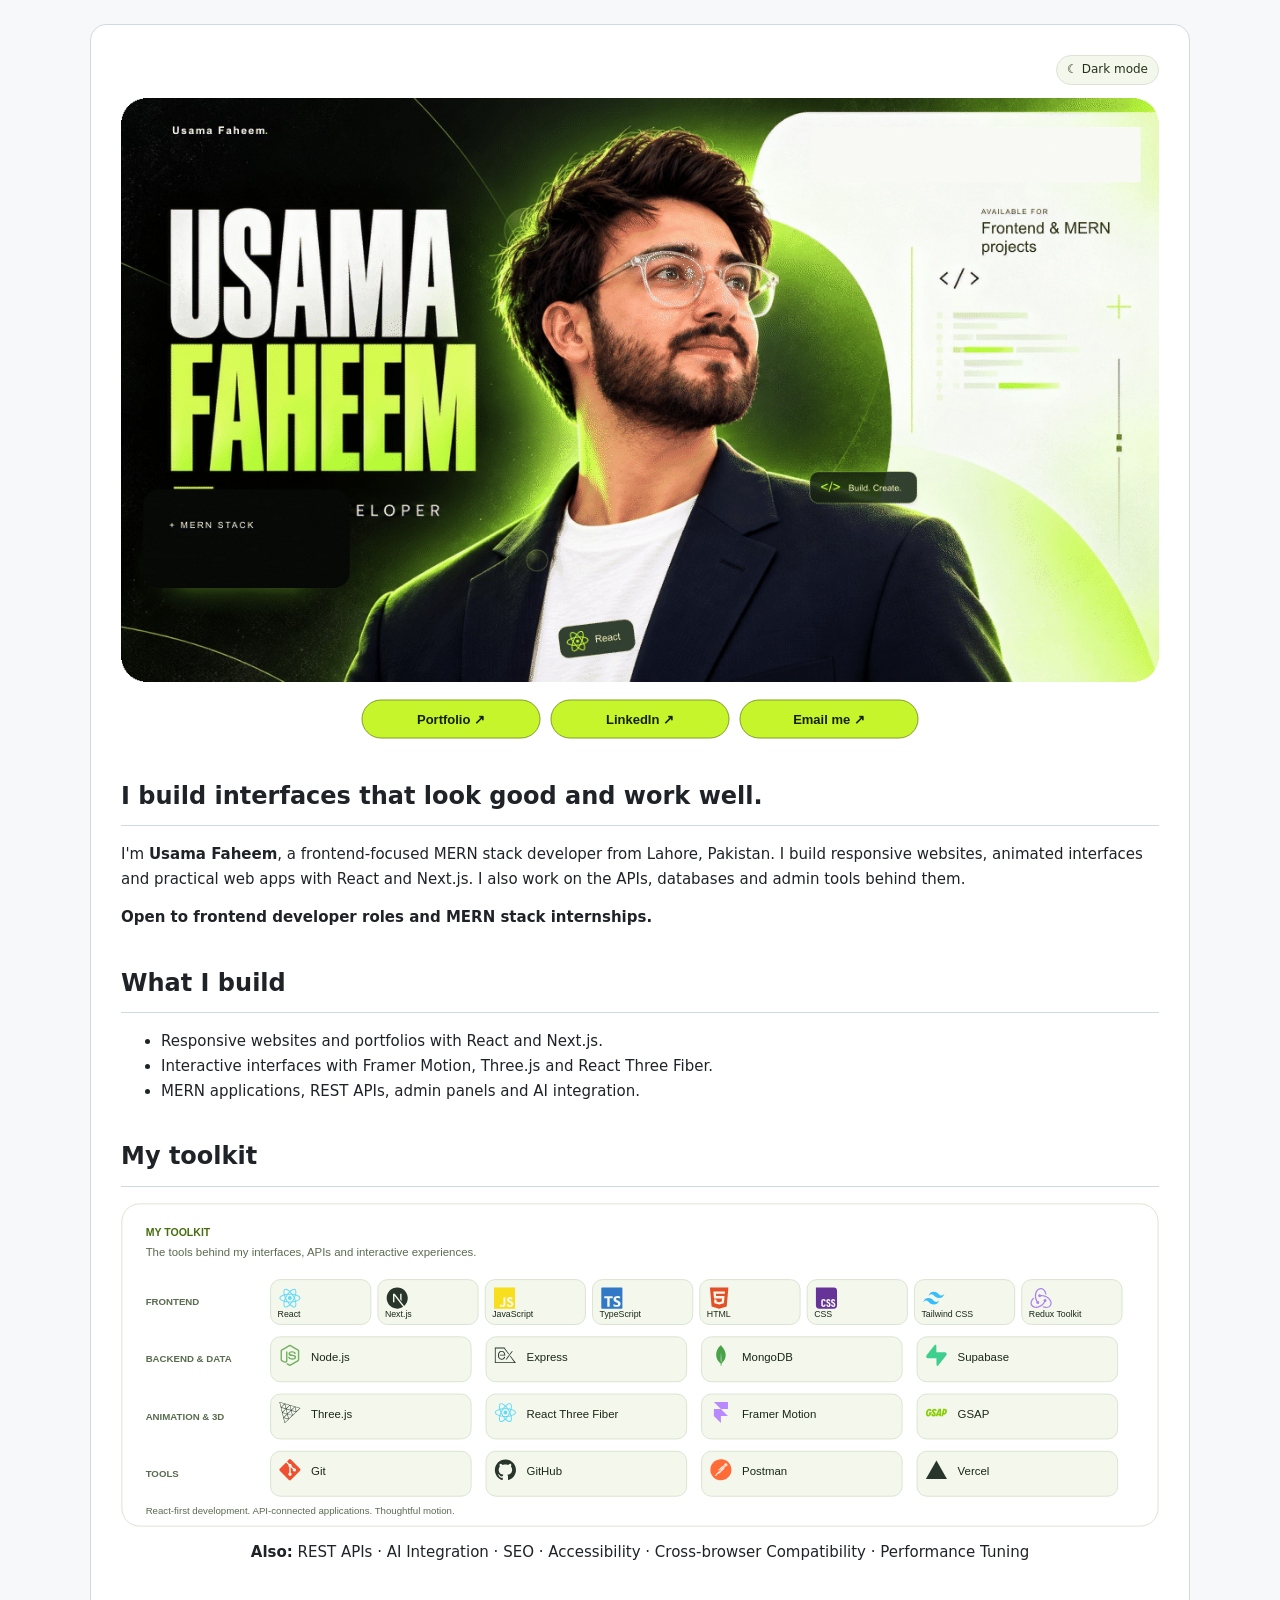
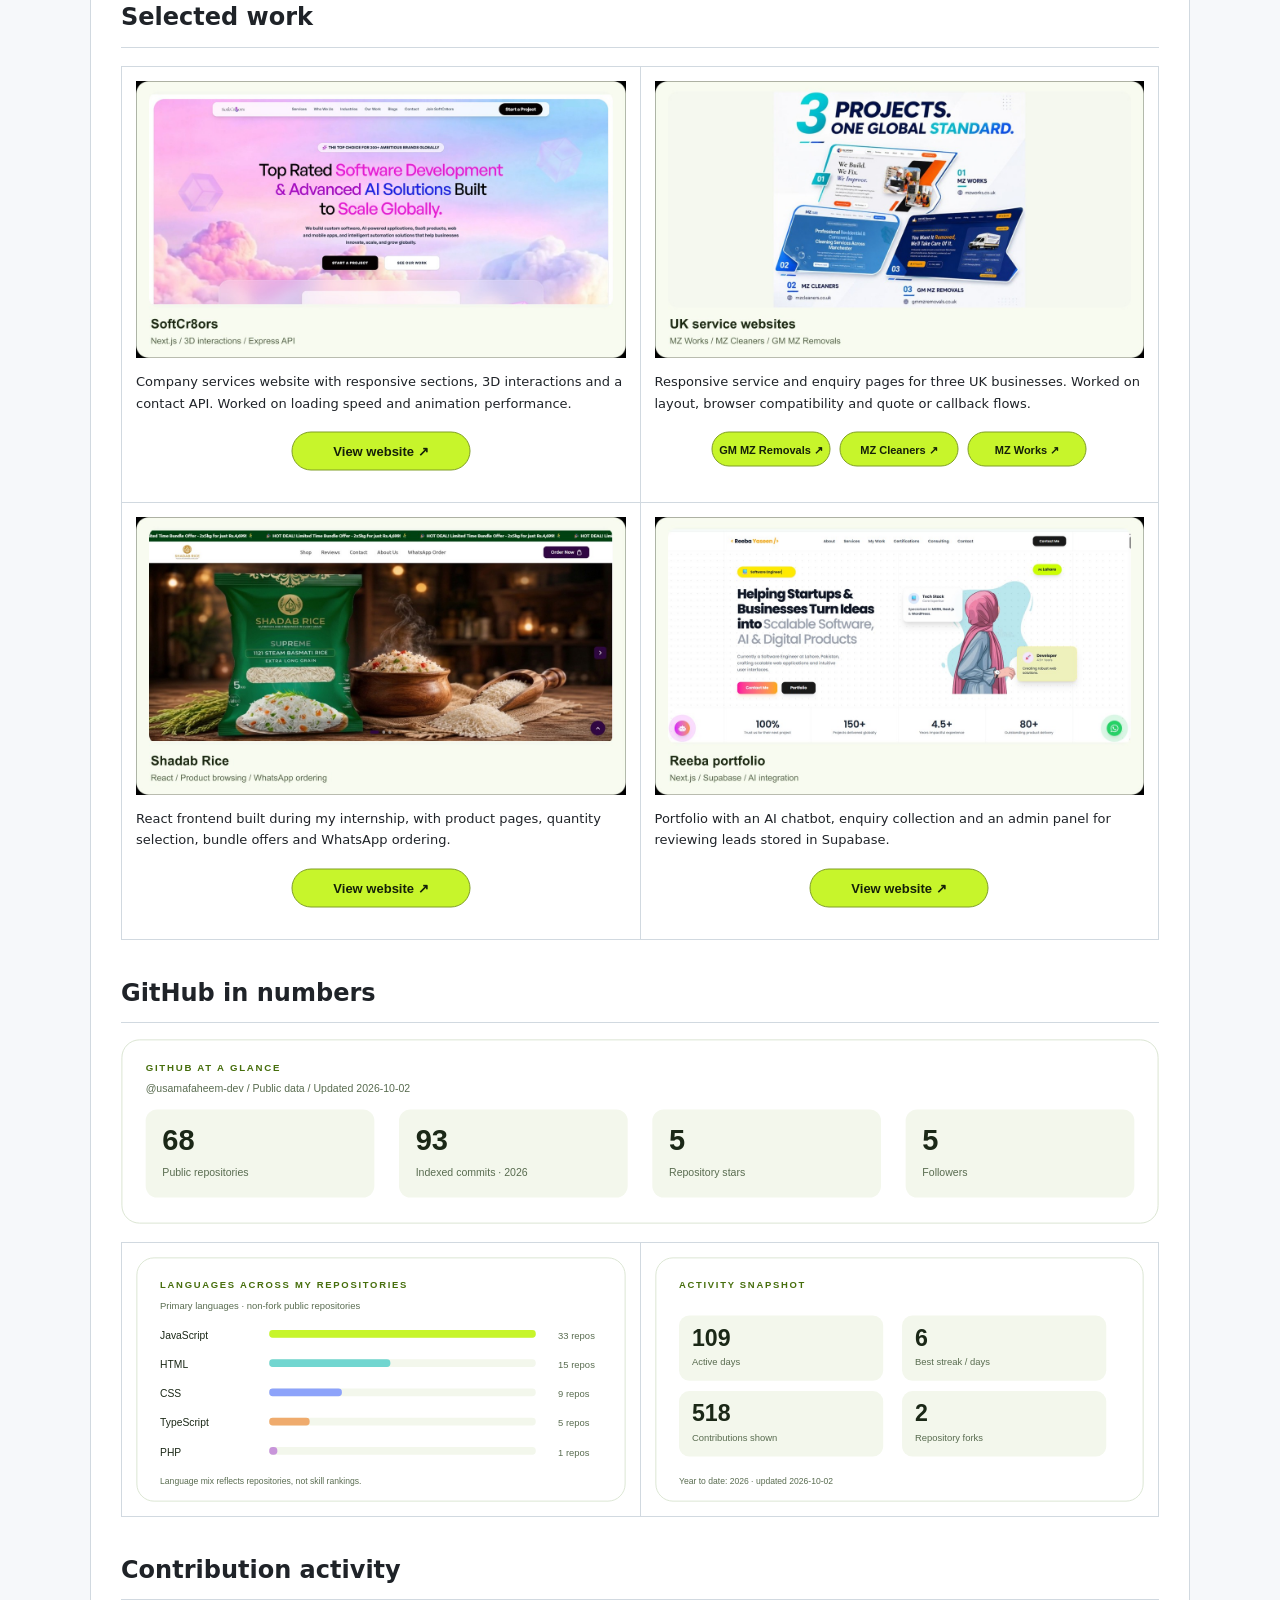
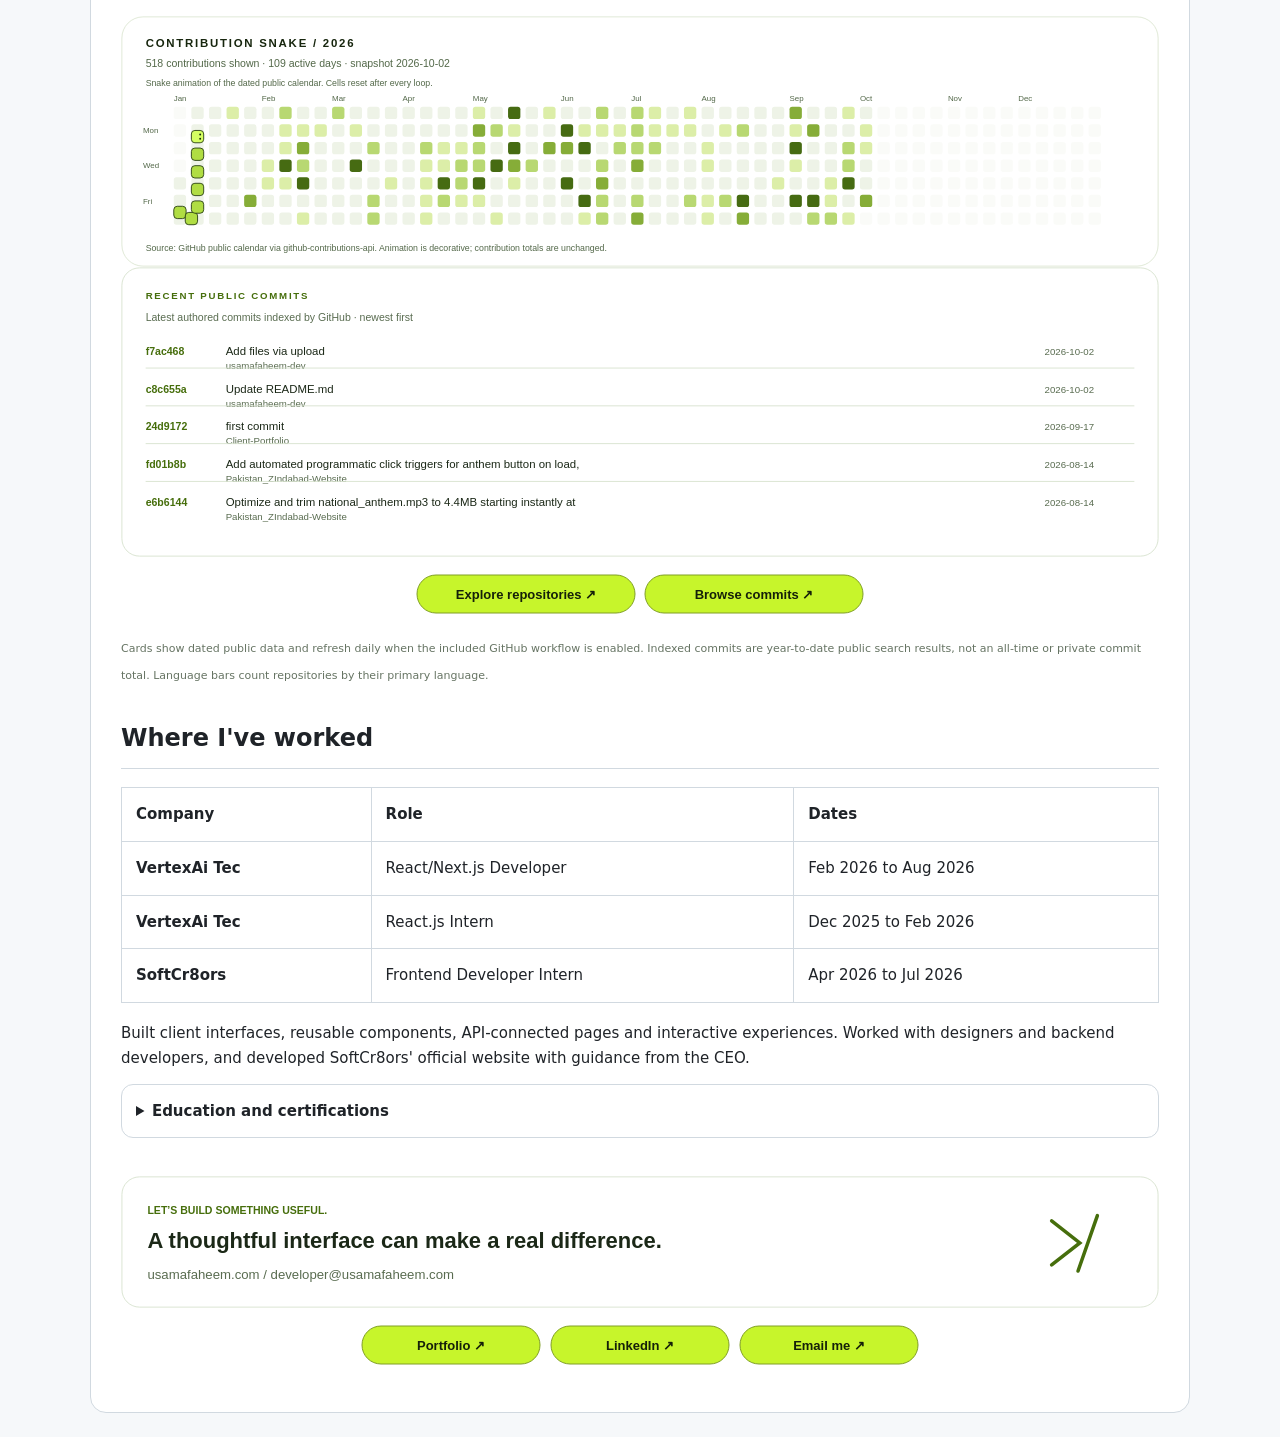
<file: PREVIEW.html>
<!doctype html><html lang="en"><head><meta charset="UTF-8"><meta name="viewport" content="width=device-width,initial-scale=1"><title>Usama Faheem | Complete GitHub Profile Preview</title><style>*{box-sizing:border-box}body{margin:0;background:#f6f8fa;color:#1f2328;font:15px/1.65 system-ui,Arial,sans-serif}main{max-width:1100px;margin:24px auto;padding:30px;border:1px solid #d1d9e0;border-radius:16px;background:#fff}img{max-width:100%;height:auto;vertical-align:middle}picture{display:block}h2{font-size:24px;margin:34px 0 16px;padding-bottom:9px;border-bottom:1px solid #d1d9e0}a{color:#466b12}p{margin:13px 0}table{width:100%;border-collapse:collapse;margin:18px 0}td,th{border:1px solid #d1d9e0;padding:14px;vertical-align:top}td p{font-size:13px}td a{font-size:12px}table:first-of-type{width:auto;margin:14px auto 24px}table:first-of-type td{padding:3px;border:0}table:first-of-type img{width:180px;height:40px}details{padding:14px;border:1px solid #d1d9e0;border-radius:12px}sub{font-size:11px;color:#667463}.preview-tools{max-width:1100px;margin:20px auto;display:flex;justify-content:space-between;gap:12px;padding:0 6px;font-size:13px}.preview-tools a{color:#476b10}body.dark{background:#080d08;color:#e9f1df}.dark main{background:#0d1117;border-color:#28322c}.dark td,.dark th,.dark h2,.dark details{border-color:#2a382e}.dark a{color:#c7f52b}button{background:#c7f52b;border:0;border-radius:20px;padding:8px 14px;color:#111;cursor:pointer}@media(max-width:700px){main{margin:0;padding:15px;border-radius:0}body{font-size:13px}h2{font-size:20px}td,th{padding:7px}td p,td a{font-size:11px}.preview-tools{padding:10px 15px;margin:0}.preview-tools a{max-width:55%}}.hero-embed{display:block;width:100%;aspect-ratio:16/9;height:auto;border:0;border-radius:26px;background:#080d08}html{scroll-behavior:smooth}p[align="center"] img{margin:4px 2px}table:first-of-type{width:100%;margin:18px 0}table:first-of-type td{padding:14px;border:1px solid #d1d9e0}table:first-of-type img[src$=".jpg"]{width:100%;height:auto}table:first-of-type img[src$=".svg"]{width:auto;height:auto}@media(max-width:700px){table:first-of-type tr,table:first-of-type td{display:block;width:100%}table:first-of-type td{padding:12px}.hero-embed{border-radius:16px}}.profile-tools{display:flex;justify-content:flex-end;margin:0 0 12px}#theme{font:500 12px/1.3 system-ui,Arial,sans-serif;border:1px solid #dce3d6;background:#f4f7ec;color:#26331b;border-radius:20px;padding:6px 10px}#theme:hover{background:#e5efcf}#theme:focus-visible{outline:2px solid #466b12;outline-offset:3px}.dark #theme{background:#1d2b14;border-color:#46593b;color:#e5ecc8}</style></head><body><main><div class="profile-tools"><button id="theme" type="button" aria-pressed="false">☾ Dark mode</button></div><p><a name="home"></a></p>
<picture>
  <source media="(prefers-reduced-motion: reduce)" srcset="./assets/hero-static.png">
  <img src="./assets/hero-animated.gif" width="1180" alt="Usama Faheem, frontend-focused MERN stack developer. Rounded lime editorial hero with floating React and code badges.">
</picture>

<p align="center">
  <a href="https://usamafaheem.com/"><img src="./assets/portfolio.svg" width="180" height="40" alt="Visit my portfolio"></a>
  <a href="https://www.linkedin.com/in/usama-faheem/"><img src="./assets/linkedin.svg" width="180" height="40" alt="Connect on LinkedIn"></a>
  <a href="mailto:developer@usamafaheem.com"><img src="./assets/email.svg" width="180" height="40" alt="Email Usama"></a>
</p>

<p><a name="about"></a></p>
<h2>I build interfaces that look good and work well.</h2>
<p>I&#39;m <strong>Usama Faheem</strong>, a frontend-focused MERN stack developer from Lahore, Pakistan. I build responsive websites, animated interfaces and practical web apps with React and Next.js. I also work on the APIs, databases and admin tools behind them.</p>
<p><strong>Open to frontend developer roles and MERN stack internships.</strong></p>
<p><a name="services"></a></p>
<h2>What I build</h2>
<ul>
<li>Responsive websites and portfolios with React and Next.js.</li>
<li>Interactive interfaces with Framer Motion, Three.js and React Three Fiber.</li>
<li>MERN applications, REST APIs, admin panels and AI integration.</li>
</ul>
<h2>My toolkit</h2>
<picture>
  <source media="(prefers-color-scheme: dark)" srcset="./assets/stack-dark.svg">
  <source media="(prefers-color-scheme: light)" srcset="./assets/stack-light.svg">
  <img src="./assets/stack-dark.svg" width="1180" alt="Technology icons: React, Next.js, JavaScript, TypeScript, HTML, CSS, Tailwind, Redux, Node.js, Express, MongoDB, Supabase, Three.js, React Three Fiber, Framer Motion, GSAP, Git, GitHub, Postman and Vercel.">
</picture>

<p align="center"><strong>Also:</strong> REST APIs · AI Integration · SEO · Accessibility · Cross-browser Compatibility · Performance Tuning</p>

<p><a name="selected-work"></a></p>
<h2>Selected work</h2>
<table>
<tr>
<td width="50%">
<a href="https://softcr8ors.com/">
<img src="./assets/project-softcr8ors.jpg" width="570" alt="SoftCr8ors official company website, showing the actual pastel hero and service website design.">
</a>
<p>Company services website with responsive sections, 3D interactions and a contact API. Worked on loading speed and animation performance.</p>
<p align="center"><a href="https://softcr8ors.com/"><img src="./assets/view-website.svg" width="180" height="40" alt="View SoftCr8ors website"></a></p>
</td>
<td width="50%">
<img src="./assets/project-uk.jpg" width="570" alt="Three actual UK website designs: MZ Works, MZ Cleaners and GM MZ Removals.">
<p>Responsive service and enquiry pages for three UK businesses. Worked on layout, browser compatibility and quote or callback flows.</p>
<p align="center"><a href="https://gmmzremovals.co.uk/"><img src="./assets/view-removals.svg" width="120" height="36" alt="GM MZ Removals"></a> <a href="https://mzcleaners.co.uk/"><img src="./assets/view-cleaners.svg" width="120" height="36" alt="MZ Cleaners"></a> <a href="https://mzworks.co.uk/"><img src="./assets/view-works.svg" width="120" height="36" alt="MZ Works"></a></p>
</td>
</tr>
<tr>
<td width="50%">
<a href="https://shadabrice.pk/">
<img src="./assets/project-rice.jpg" width="570" alt="Shadab Rice's actual product hero, shop navigation and WhatsApp ordering website.">
</a>
<p>React frontend built during my internship, with product pages, quantity selection, bundle offers and WhatsApp ordering.</p>
<p align="center"><a href="https://shadabrice.pk/"><img src="./assets/view-website.svg" width="180" height="40" alt="View Shadab Rice website"></a></p>
</td>
<td width="50%">
<a href="https://reeba.softcr8ors.com/">
<img src="./assets/project-reeba.jpg" width="570" alt="Reeba Yaseen's actual portfolio website with its software services hero and contact interface.">
</a>
<p>Portfolio with an AI chatbot, enquiry collection and an admin panel for reviewing leads stored in Supabase.</p>
<p align="center"><a href="https://reeba.softcr8ors.com/"><img src="./assets/view-website.svg" width="180" height="40" alt="View Reeba portfolio"></a></p>
</td>
</tr>
</table>

<h2>GitHub in numbers</h2>
<picture>
  <source media="(prefers-color-scheme: dark)" srcset="./assets/stats-dark.svg">
  <source media="(prefers-color-scheme: light)" srcset="./assets/stats-light.svg">
  <img src="./assets/stats-dark.svg" width="1180" alt="Real public GitHub repository, indexed commit, star and follower counts. Each card includes its update date.">
</picture>

<table>
<tr>
<td width="50%"><picture><source media="(prefers-color-scheme: dark)" srcset="./assets/languages-dark.svg"><source media="(prefers-color-scheme: light)" srcset="./assets/languages-light.svg"><img src="./assets/languages-dark.svg" width="570" alt="Primary languages across non-fork public repositories, shown as repository counts."></picture></td>
<td width="50%"><picture><source media="(prefers-color-scheme: dark)" srcset="./assets/activity-dark.svg"><source media="(prefers-color-scheme: light)" srcset="./assets/activity-light.svg"><img src="./assets/activity-dark.svg" width="570" alt="Activity snapshot with active days, best streak, contributions shown and repository forks."></picture></td>
</tr>
</table>

<h2>Contribution activity</h2>
<a href="https://github.com/usamafaheem-dev">
<picture>
  <source media="(prefers-reduced-motion: reduce) and (prefers-color-scheme: dark)" srcset="./assets/contributions-dark.svg">
  <source media="(prefers-reduced-motion: reduce)" srcset="./assets/contributions-light.svg">
  <source media="(prefers-color-scheme: dark)" srcset="./assets/snake-dark.svg">
  <source media="(prefers-color-scheme: light)" srcset="./assets/snake-light.svg">
  <img src="./assets/snake-light.svg" width="1180" alt="A lime snake travels across Usama's dated contribution grid, eats its cells and repeats. Based on the labelled public data snapshot, not a live game.">
</picture>
</a>

<picture>
  <source media="(prefers-color-scheme: dark)" srcset="./assets/commits-dark.svg">
  <source media="(prefers-color-scheme: light)" srcset="./assets/commits-light.svg">
  <img src="./assets/commits-dark.svg" width="1180" alt="Five recent public authored commits with actual messages, short hashes, repositories and dates.">
</picture>

<p align="center"><a href="https://github.com/usamafaheem-dev?tab=repositories"><img src="./assets/explore-repos.svg" width="220" height="40" alt="Explore my repositories"></a> <a href="https://github.com/search?q=author%3Ausamafaheem-dev&amp;type=commits"><img src="./assets/explore-commits.svg" width="220" height="40" alt="Browse my public commits"></a></p>

<p><sub>Cards show dated public data and refresh daily when the included GitHub workflow is enabled. Indexed commits are year-to-date public search results, not an all-time or private commit total. Language bars count repositories by their primary language.</sub></p>
<h2>Where I&#39;ve worked</h2>
<table>
<thead>
<tr>
<th align="left">Company</th>
<th align="left">Role</th>
<th align="left">Dates</th>
</tr>
</thead>
<tbody><tr>
<td align="left"><strong>VertexAi Tec</strong></td>
<td align="left">React/Next.js Developer</td>
<td align="left">Feb 2026 to Aug 2026</td>
</tr>
<tr>
<td align="left"><strong>VertexAi Tec</strong></td>
<td align="left">React.js Intern</td>
<td align="left">Dec 2025 to Feb 2026</td>
</tr>
<tr>
<td align="left"><strong>SoftCr8ors</strong></td>
<td align="left">Frontend Developer Intern</td>
<td align="left">Apr 2026 to Jul 2026</td>
</tr>
</tbody></table>
<p>Built client interfaces, reusable components, API-connected pages and interactive experiences. Worked with designers and backend developers, and developed SoftCr8ors&#39; official website with guidance from the CEO.</p>
<details>
<summary><strong>Education and certifications</strong></summary>

<ul>
<li><strong>BS Computer Science, lateral entry:</strong> Virtual University of Pakistan, March 2026 to March 2028, expected.</li>
<li><strong>ADP Computer Science:</strong> Virtual University of Pakistan, March 2023 to March 2025.</li>
<li><strong>MERN Stack Development:</strong> NeXSkill Institute, October 2024 to May 2025.</li>
<li><strong>Introduction to Modern AI:</strong> Cisco Networking Academy program through GSP Academy, January 11, 2026.</li>
<li><strong>Full Stack Development with MERN</strong> and <strong>Freelancing:</strong> DigiSkills Training Program, December 2025 to March 2026.</li>
<li><strong>Build with AI 2025 workshops:</strong> DevFest AmplifAI, GDG Cloud Lahore.</li>
</ul>
</details>

<br>

<p><a name="contact"></a></p>
<picture>
  <source media="(prefers-color-scheme: dark)" srcset="./assets/connect-dark.svg">
  <source media="(prefers-color-scheme: light)" srcset="./assets/connect-light.svg">
  <img src="./assets/connect-dark.svg" width="1180" alt="Let's build something useful. Portfolio: usamafaheem.com. Email: developer@usamafaheem.com.">
</picture>

<p align="center">
  <a href="https://usamafaheem.com/"><img src="./assets/portfolio.svg" width="180" height="40" alt="Portfolio"></a>
  <a href="https://www.linkedin.com/in/usama-faheem/"><img src="./assets/linkedin.svg" width="180" height="40" alt="LinkedIn"></a>
  <a href="mailto:developer@usamafaheem.com"><img src="./assets/email.svg" width="180" height="40" alt="Email me"></a>
</p>
</main><script>const button=document.getElementById('theme');const sources=[...document.querySelectorAll('picture source')].filter(s=>s.media.includes('color-scheme'));sources.forEach(s=>{s.dataset.theme=s.media.includes('dark')?'dark':'light';s.dataset.reduced=String(s.media.includes('prefers-reduced-motion'))});function updateSources(dark){sources.forEach(s=>{s.media=s.dataset.theme===(dark?'dark':'light')?(s.dataset.reduced==='true'?'(prefers-reduced-motion: reduce)':'all'):'not all'})}updateSources(false);button.onclick=()=>{const dark=document.body.classList.toggle('dark');button.textContent=dark?'☀ Light mode':'☾ Dark mode';button.setAttribute('aria-pressed',String(dark));updateSources(dark)};</script></body></html>
</file>
